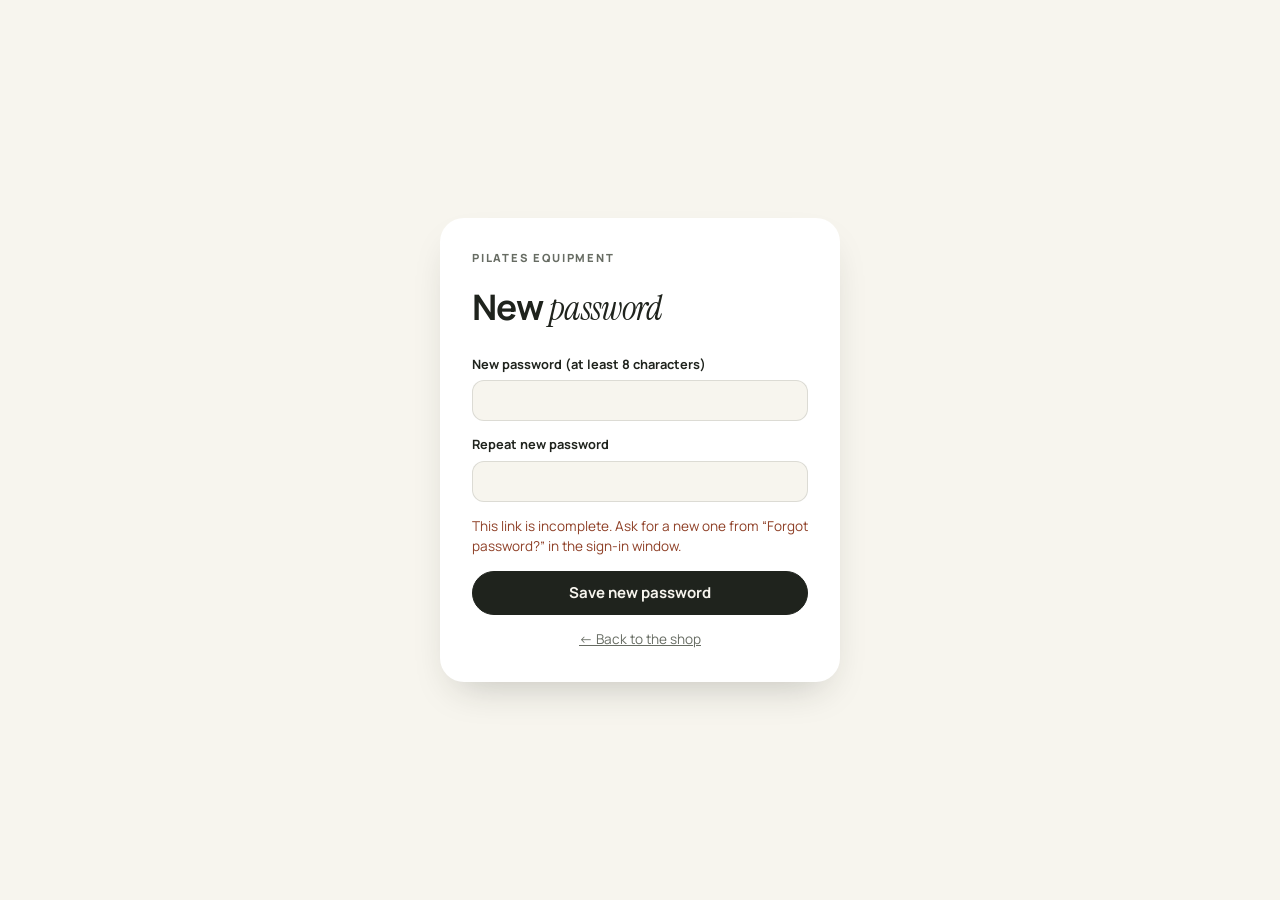
<file: pilates_store/frontend/reset-password.html>
<!doctype html>
<html lang="en">
<head>
  <meta charset="utf-8">
  <meta name="viewport" content="width=device-width, initial-scale=1">
  <meta name="robots" content="noindex">
  <title>Choose a new password — Pilates equipment</title>
  <link rel="preconnect" href="https://fonts.googleapis.com">
  <link rel="preconnect" href="https://fonts.gstatic.com" crossorigin>
  <link href="https://fonts.googleapis.com/css2?family=Instrument+Serif:ital@0;1&family=Manrope:wght@400;500;600;700;800&display=swap" rel="stylesheet">
  <link rel="stylesheet" href="css/admin.css">
</head>
<body>
  <!-- Opened from the password-reset link (POST /api/auth/forgot creates it) -->
  <main class="login">
    <form class="login__card" id="reset-form" novalidate>
      <p class="eyebrow">Pilates equipment</p>
      <h1>New <em>password</em></h1>
      <label class="field"><span>New password (at least 8 characters)</span><input type="password" name="password" autocomplete="new-password" minlength="8" required></label>
      <label class="field"><span>Repeat new password</span><input type="password" name="again" autocomplete="new-password" required></label>
      <p class="login__err" id="msg" role="alert"></p>
      <button class="btn" type="submit">Save new password</button>
      <a class="login__back" href="index.html">← Back to the shop</a>
    </form>
  </main>
  <script>
    (() => {
      const form = document.getElementById('reset-form'), msg = document.getElementById('msg');
      const token = new URLSearchParams(location.search).get('token');
      if (!token) msg.textContent = 'This link is incomplete. Ask for a new one from “Forgot password?” in the sign-in window.';
      form.addEventListener('submit', async e => {
        e.preventDefault();
        const password = form.password.value;
        if (password.length < 8) { msg.textContent = 'Use at least 8 characters.'; return; }
        if (password !== form.again.value) { msg.textContent = 'The two passwords do not match.'; return; }
        form.querySelector('button').disabled = true;
        try {
          const res = await fetch('/api/auth/reset', {
            method: 'POST', credentials: 'same-origin', headers: { 'Content-Type': 'application/json' },
            body: JSON.stringify({ token, password })
          });
          const data = await res.json();
          if (!res.ok) throw new Error(data.error);
          msg.style.color = 'inherit';
          msg.textContent = 'Password changed. You are signed in — taking you to the shop…';
          setTimeout(() => { location.href = 'index.html'; }, 1500);
        } catch (err) {
          msg.textContent = err.message || 'Something went wrong. Please try again.';
          form.querySelector('button').disabled = false;
        }
      });
    })();
  </script>
</body>
</html>
</file>
<file: pilates_store/frontend/css/admin.css>
/* Store admin — uses the shop's colours and fonts */
:root {
  --bg: #F7F5EE; --surface: #FFFFFF; --ink: #1F231D; --muted: #676C63; --line: rgba(31, 35, 29, .12);
  --sage-soft: #E6EBDC; --lime: #DDEBA2; --lime-soft: #EDF2D6; --clay: #C8775A; --clay-deep: #8E3F26;
  --font: 'Manrope', system-ui, -apple-system, 'Segoe UI', sans-serif;
  --serif: 'Instrument Serif', Georgia, serif;
}
* { box-sizing: border-box; }
body { margin: 0; background: var(--bg); color: var(--ink); font: 15px/1.5 var(--font); }
[hidden] { display: none !important; }
button, input, select { font: inherit; color: inherit; }
h1, h2, h3 { margin: 0; font-weight: 700; letter-spacing: -.02em; }
h2 { font-size: 1.6rem; }
h3 { font-size: 1rem; margin: 28px 0 12px; }
em { font-family: var(--serif); font-style: italic; font-weight: 400; }
.eyebrow { margin: 0; font-size: .7rem; font-weight: 800; letter-spacing: .16em; text-transform: uppercase; color: var(--muted); }
.link { background: none; border: 0; padding: 0; color: var(--muted); text-decoration: underline; cursor: pointer; font-size: .85rem; }
.btn { display: inline-flex; align-items: center; justify-content: center; gap: 8px; padding: 10px 18px; border-radius: 999px; border: 1px solid var(--ink); background: var(--ink); color: var(--bg); font-weight: 700; cursor: pointer; text-decoration: none; white-space: nowrap; }
.btn--ghost { background: transparent; color: var(--ink); }
.btn--sm { padding: 6px 12px; font-size: .8rem; }
.btn:disabled { opacity: .5; cursor: progress; }
.hint { margin: 0; color: var(--muted); font-size: .85rem; }

/* Login */
.login { min-height: 100vh; display: grid; place-items: center; padding: 16px; }
.login__card { width: min(400px, 100%); display: grid; gap: 14px; padding: 32px; border-radius: 24px; background: var(--surface); box-shadow: 0 18px 40px -18px rgba(31, 35, 29, .28); }
.login__card h1 { font-size: 2.2rem; margin-bottom: 6px; }
.login__err { margin: 0; min-height: 1.2em; color: var(--clay-deep); font-size: .85rem; }
.login__back { color: var(--muted); font-size: .85rem; text-align: center; }
.field { display: grid; gap: 6px; font-size: .8rem; font-weight: 700; }
.field input, .field select, .filters input, .filters select, td input, td select {
  width: 100%; padding: 10px 12px; border: 1px solid var(--line); border-radius: 12px; background: var(--bg); font-weight: 500;
}

/* Layout */
.top { position: sticky; top: 0; z-index: 5; display: flex; flex-wrap: wrap; align-items: center; gap: 12px 24px; padding: 14px 16px; background: rgba(247, 245, 238, .92); backdrop-filter: blur(8px); border-bottom: 1px solid var(--line); }
.brand { color: var(--ink); text-decoration: none; font-weight: 800; }
.brand small { margin-left: 6px; padding: 2px 8px; border-radius: 999px; background: var(--lime); font-size: .65rem; letter-spacing: .1em; text-transform: uppercase; vertical-align: 2px; }
.tabs { display: flex; gap: 4px; overflow-x: auto; flex: 1; }
.tabs button { border: 0; background: none; padding: 8px 14px; border-radius: 999px; cursor: pointer; font-weight: 600; color: var(--muted); white-space: nowrap; }
.tabs button[aria-current="page"] { background: var(--ink); color: var(--bg); }
.top__user { display: flex; gap: 12px; align-items: center; font-size: .85rem; }
.view { max-width: 1280px; margin: 0 auto; padding: 28px 16px 64px; }
.view__head { display: flex; flex-wrap: wrap; align-items: end; justify-content: space-between; gap: 12px 24px; margin-bottom: 16px; }
.filters { display: flex; flex-wrap: wrap; gap: 8px; }
.filters input { width: min(340px, 100%); }
.filters select { width: auto; }

/* Stats */
.stats { display: grid; grid-template-columns: repeat(auto-fill, minmax(190px, 1fr)); gap: 12px; margin-top: 16px; }
.stat { padding: 18px; border-radius: 18px; background: var(--surface); border: 1px solid var(--line); }
.stat b { display: block; font-size: 1.6rem; letter-spacing: -.02em; font-variant-numeric: tabular-nums; }
.stat span { color: var(--muted); font-size: .8rem; }
.status-row { display: flex; flex-wrap: wrap; gap: 8px; }

/* Tables */
.table-wrap { overflow-x: auto; background: var(--surface); border: 1px solid var(--line); border-radius: 18px; }
table { width: 100%; border-collapse: collapse; font-size: .86rem; }
th, td { padding: 11px 14px; text-align: left; border-bottom: 1px solid var(--line); vertical-align: top; }
th { font-size: .7rem; letter-spacing: .1em; text-transform: uppercase; color: var(--muted); background: var(--bg); white-space: nowrap; }
tr:last-child td { border-bottom: 0; }
tbody tr.is-click { cursor: pointer; }
tbody tr.is-click:hover { background: var(--lime-soft); }
td.num, th.num { text-align: right; font-variant-numeric: tabular-nums; white-space: nowrap; }
td small { display: block; color: var(--muted); }
td.empty { text-align: center; color: var(--muted); padding: 32px; }
.opt { display: grid; grid-template-columns: minmax(90px, 1fr) 96px 96px; gap: 6px; align-items: center; margin-bottom: 6px; }
.opt span { font-size: .78rem; color: var(--muted); }
.opt input { padding: 6px 8px; }
tr.is-off td { opacity: .55; }
input[name=stock] { width: 84px; padding: 6px 8px; }
input[name=stock].is-low { border-color: var(--clay-deep); background: rgba(200, 119, 90, .08); }

.pill { display: inline-block; padding: 3px 10px; border-radius: 999px; font-size: .66rem; font-weight: 800; letter-spacing: .08em; text-transform: uppercase; background: var(--lime-soft); white-space: nowrap; }
.pill--in_production { background: var(--sage-soft); }
.pill--dispatched, .pill--delivered, .pill--paid { background: var(--lime); }
.pill--cancelled, .pill--refund_due { background: rgba(200, 119, 90, .16); color: var(--clay-deep); }

/* Drawer */
.drawer { position: fixed; inset: 0 0 0 auto; z-index: 20; width: min(520px, 100%); overflow-y: auto; padding: 28px 24px; background: var(--bg); box-shadow: -20px 0 40px -20px rgba(0, 0, 0, .3); transform: translateX(100%); visibility: hidden; transition: transform .3s cubic-bezier(.2, .7, .1, 1), visibility 0s .3s; }
.drawer.is-open { transform: none; visibility: visible; transition-delay: 0s; }
.drawer__close { position: absolute; top: 14px; right: 14px; width: 38px; height: 38px; border-radius: 50%; border: 1px solid var(--line); background: var(--surface); font-size: 1.3rem; cursor: pointer; }
.shade { position: fixed; inset: 0; z-index: 15; background: rgba(31, 35, 29, .35); }
.drawer h2 { margin: 6px 0 4px; }
.drawer dl { display: grid; grid-template-columns: auto 1fr; gap: 6px 16px; margin: 16px 0; font-size: .88rem; }
.drawer dt { color: var(--muted); }
.drawer dd { margin: 0; overflow-wrap: anywhere; }
.drawer .box { padding: 16px; border-radius: 16px; background: var(--surface); border: 1px solid var(--line); margin-top: 14px; }
.drawer .box h3 { margin: 0 0 10px; }
.drawer .controls { display: grid; grid-template-columns: 1fr 1fr; gap: 10px; }
.drawer .controls .btn { grid-column: 1 / -1; }
.drawer ul { margin: 0; padding: 0; list-style: none; display: grid; gap: 8px; }
.drawer li { display: flex; justify-content: space-between; gap: 12px; font-size: .88rem; }

.toast { position: fixed; left: 50%; bottom: 24px; z-index: 30; transform: translate(-50%, 20px); opacity: 0; pointer-events: none; padding: 12px 20px; border-radius: 999px; background: var(--ink); color: var(--bg); font-size: .88rem; font-weight: 600; transition: .25s; max-width: calc(100% - 32px); }
.toast.is-visible { opacity: 1; transform: translate(-50%, 0); }

@media (max-width: 700px) {
  .top { position: static; }
  .tabs { order: 3; flex-basis: 100%; }
  .stats { grid-template-columns: 1fr 1fr; }
  .stat b { font-size: 1.25rem; }
  .drawer .controls { grid-template-columns: 1fr; }
}
</file>
